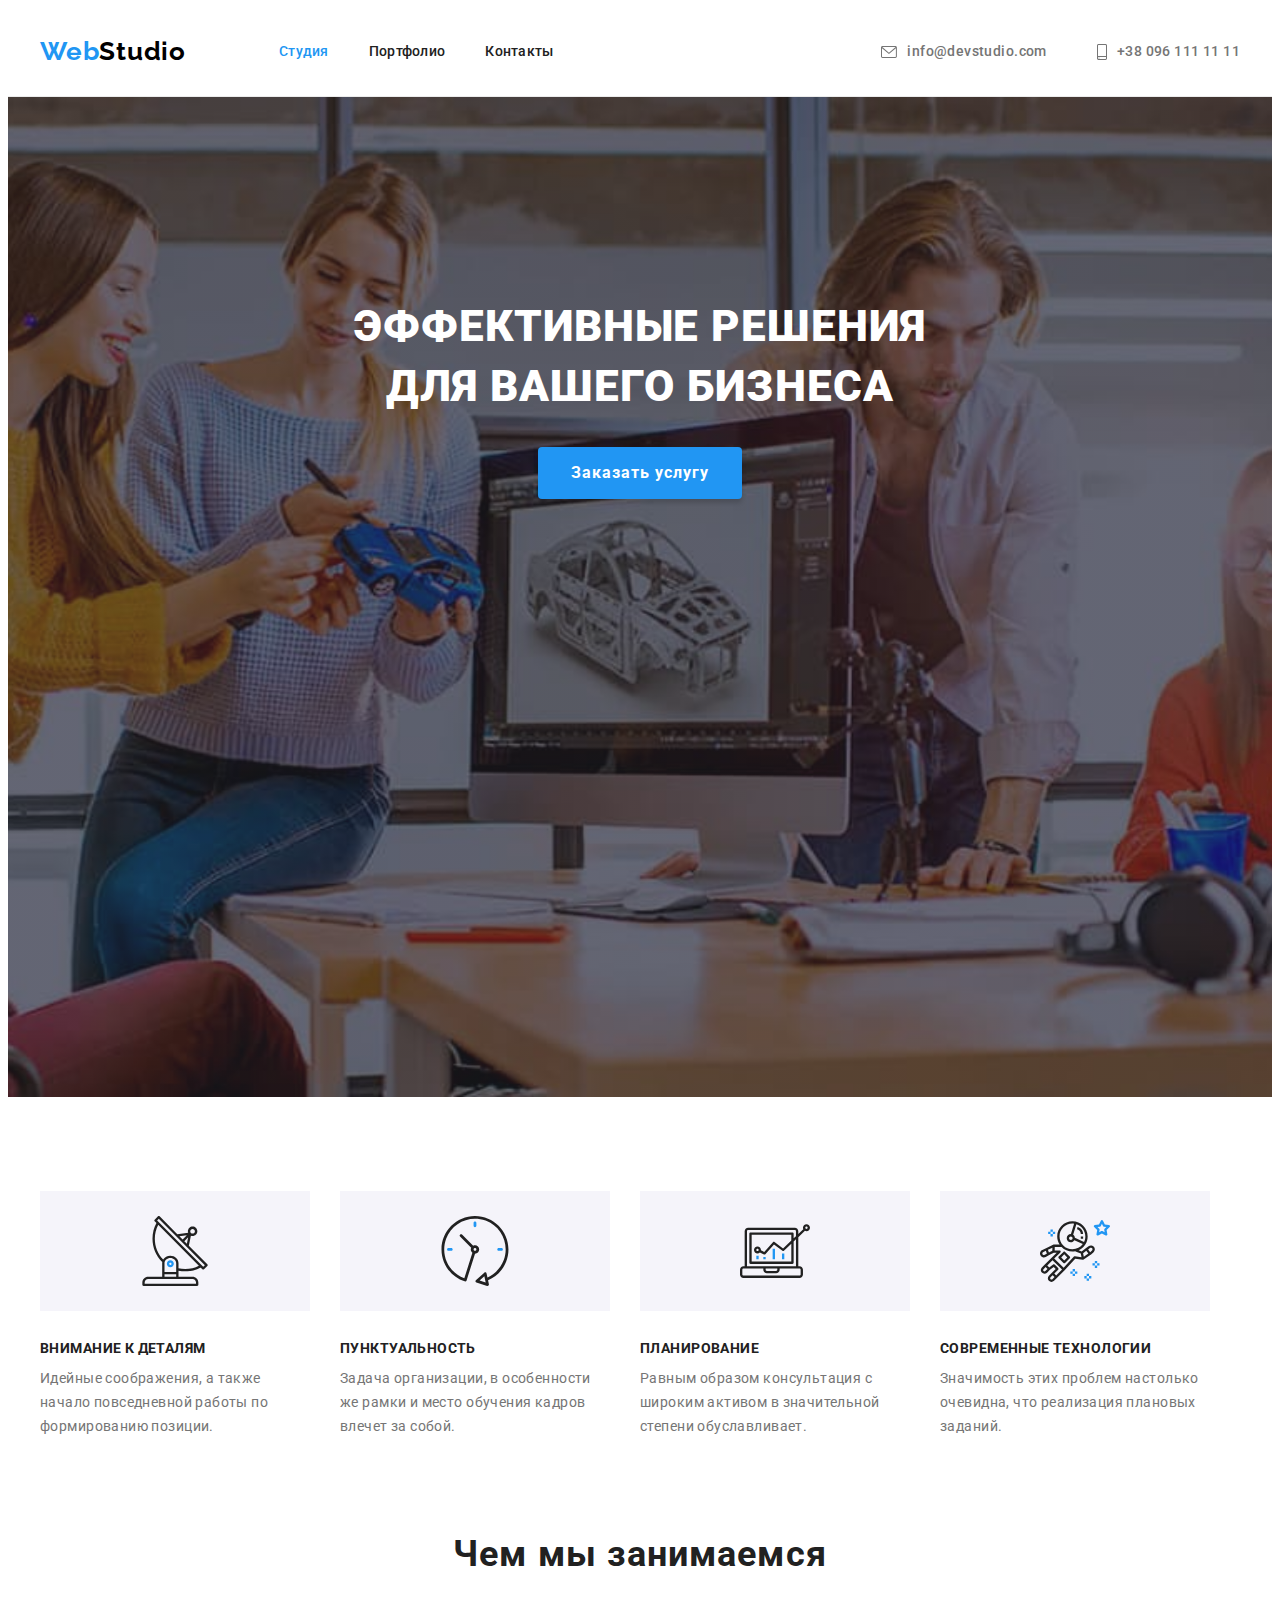
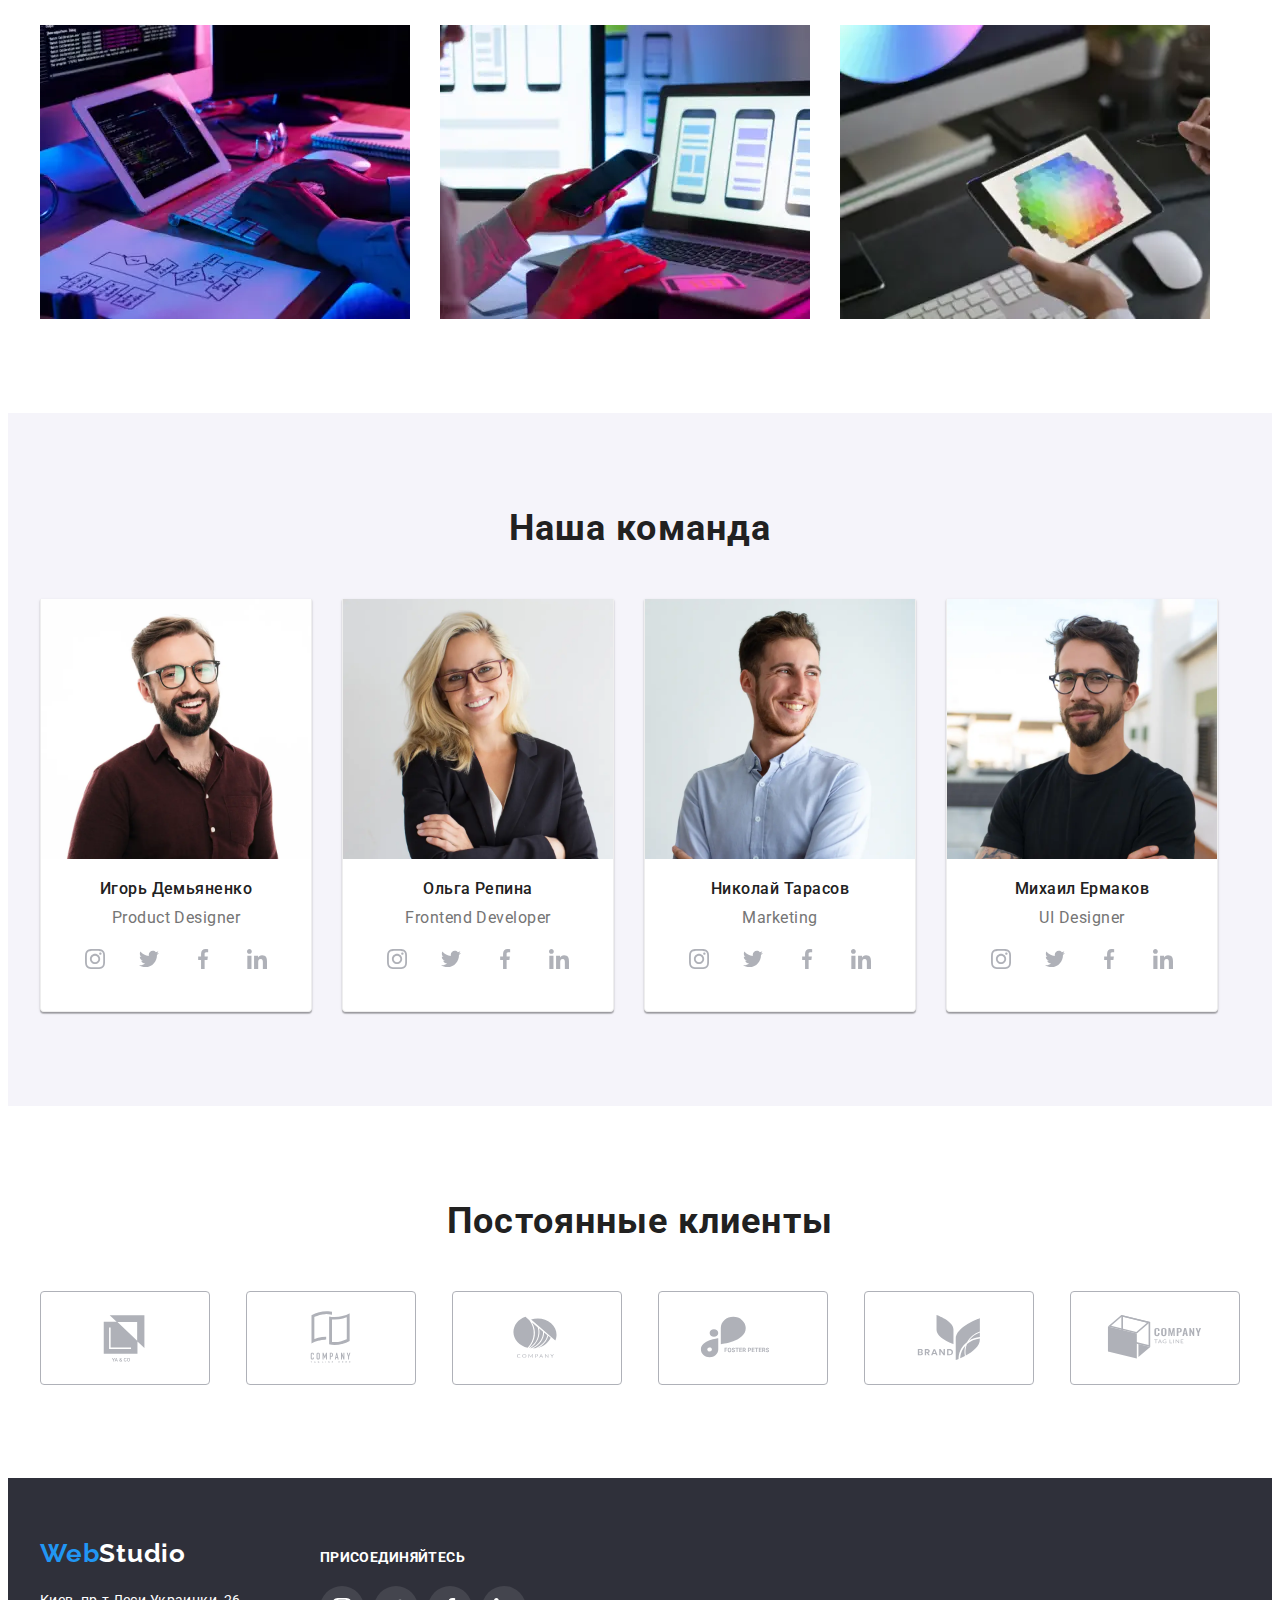
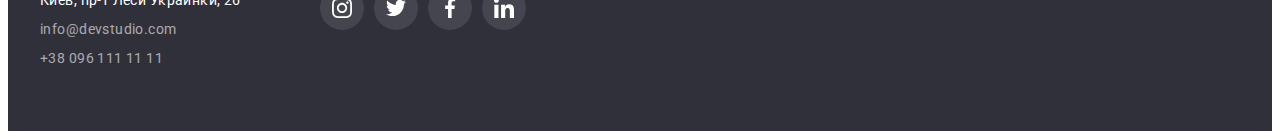
<file: index.html>
<!DOCTYPE html>
<html lang="ru">
    <head>
        <meta charset="UTF-8">
        <meta http-equiv="X-UA-Compatible" content="IE=edge">
        <meta name="viewport" content="width=device-width, initial-scale=1.0">
        <title>Web Studio (Version 2.1)</title>
        <link rel="preconnect" href="https://fonts.googleapis.com">
        <link rel="preconnect" href="https://fonts.gstatic.com" crossorigin>
        <link href="https://fonts.googleapis.com/css2?family=Raleway:wght@700&family=Roboto:wght@400;500;700;900&display=swap" rel="stylesheet">
        <link rel="stylesheet" href="https://cdnjs.cloudflare.com/ajax/libs/modern-normalize/1.1.0/modern-normalize.min.css" integrity="sha512-wpPYUAdjBVSE4KJnH1VR1HeZfpl1ub8YT/NKx4PuQ5NmX2tKuGu6U/JRp5y+Y8XG2tV+wKQpNHVUX03MfMFn9Q==" crossorigin="anonymous" referrerpolicy="no-referrer" />
        <link rel="stylesheet" href="./css/styles.css">
    </head>
    <body class="body">
        <!--Site nav-->
        <header class="page-header">
            <div class="container">
                <div class="main-nav">
                    <a href="./index.html" class="logo"><span class="web">Web</span>Studio</a>
                    <nav class="navigation">
                        <ul class="site-nav">
                            <li class="nav-item"><a href="./index.html" class="link current">Студия</a></li>
                            <li class="nav-item"><a href="./portfolio.html" class="link">Портфолио</a></li>
                            <li class="nav-item"><a href="" class="link">Контакты</a></li>
                        </ul>
                    </nav>
                    <ul class="auth-nav">
                        <li class="auth-item"><a href="mailto:info@devstudio.com" class="contacts">
                            <svg class="icon-envelope" width="16" height="12">
                                <use href="./image/icons.svg#envelope"></use>
                            </svg>
                            info@devstudio.com</a></li>
                        <li class="auth-item"><a href="tel:+380961111111" class="contacts">
                            <svg class="icon-smartphone" width="10" height="16">
                                <use href="./image/icons.svg#smartphone"></use>
                            </svg>
                            +38 096 111 11 11</a></li>
                    </ul>
                </div>
            </div>
        </header>
        <main>
            <!--Hero-->
            <section class="hero overlay section">
                <h1 class="hero-title">Эффективные решения <br> для вашего бизнеса</h1>
                <button class="btn primary">Заказать услугу</button>
            </section>
            <!--Features-->
            <section class="features section">
                <div class="container">
                    <h2 class="visually-hidden">WebStudio</h2>
                    <ul class="features-list">
                        <li class="features-item">
                            <div class="features-icons">
                                <svg class="feature-icon">
                                    <use href="./image/icons.svg#antenna"></use>
                                </svg>
                            </div>
                            <h3 class="features-title">Внимание к деталям</h3>
                            <p class="features-text">Идейные соображения, а также начало повседневной работы по формированию позиции.</p>
                        </li>
                        <li class="features-item">
                            <div class="features-icons">
                                <svg class="feature-icon">
                                    <use href="./image/icons.svg#clock"></use>
                                </svg>
                            </div>
                            <h3 class="features-title">Пунктуальность</h3>
                            <p class="features-text">
                                Задача организации, в особенности же рамки и место обучения кадров
                                влечет за собой.
                            </p>
                        </li>
                        <li class="features-item">
                            <div class="features-icons">
                                <svg class="feature-icon">
                                    <use href="./image/icons.svg#diagram"></use>
                                </svg>
                            </div>
                            <h3 class="features-title">Планирование</h3>
                            <p class="features-text">
                                Равным образом консультация с широким активом в значительной
                                степени обуславливает.
                            </p>
                        </li>
                        <li class="features-item">
                            <div class="features-icons">
                                <svg class="feature-icon">
                                    <use href="./image/icons.svg#astronaut"></use>
                                </svg>
                            </div>
                            <h3 class="features-title">Современные технологии</h3>
                            <p class="features-text">
                                Значимость этих проблем настолько очевидна, что реализация
                                плановых заданий.
                            </p>
                        </li>
                    </ul>
                </div>
            </section>
            <!--Work-->
            <section class="works section">
                <div class="container">
                    <h2 class="work title">Чем мы занимаемся</h2>
                    <ul class="img-list">
                        <li>
                            <img src="./image/What_are_we_doing/box_1.webp" alt="Человек пишет програмный код на планшете" width="370" height="294">
                        </li>
                        <li>
                            <img src="./image/What_are_we_doing/box_2.webp" alt="Человек держит телефон перед ноутбуком" width="370" height="294">
                        </li>
                        <li>
                            <img src="./image/What_are_we_doing/box_3.webp" alt="Человек держит в руке планшет с палитрой цветов" width="370" height="294">
                        </li>
                    </ul>
                </div>
            </section>
            <!--Team-->
            <section class="teammates section">
                <div class="container">
                    <h2 class="team title">Наша команда</h2>
                    <ul class="team-list">
                        <li class="list-item">
                            <div class="content">
                                <img src="./image/Our_team/Product_Designer.webp" alt="Игорь Демьяненко" class="photo" width="270" height="260">
                                <div class="img-description">
                                    <h3 class="name">Игорь Демьяненко</h3>
                                    <p class="position">Product Designer</p>
                                    <ul class="social-list">
                                        <li class="social-item">
                                            <a href="" class="team-links"><svg class="social-icon" width="20" height="20">
                                                    <use href="./image/icons.svg#instagram"></use>
                                                </svg>
                                            </a>
                                        </li>
                                        <li class="social-item">
                                            <a href="" class="team-links"><svg class="social-icon" width="20" height="20">
                                                    <use href="./image/icons.svg#twitter"></use>
                                                </svg>
                                            </a>
                                        </li>
                                        <li class="social-item">
                                            <a href="" class="team-links"><svg class="social-icon" width="20" height="20">
                                                    <use href="./image/icons.svg#facebook"></use>
                                                </svg>
                                            </a>
                                        </li>
                                        <li class="social-item">
                                            <a href="" class="team-links"><svg class="social-icon" width="20" height="20">
                                                    <use href="./image/icons.svg#linkedin"></use>
                                                </svg>
                                            </a>
                                        </li>
                                    </ul>
                                </div>
                            </div>
                        </li>
                        <li class="list-item">
                            <div class="content">
                                <img src="./image/Our_team/Frontend_Developer.webp" alt="Ольга Репина" class="photo" width="270" height="260">
                                <div class="img-description">
                                    <h3 class="name">Ольга Репина</h3>
                                    <p class="position">Frontend Developer</p>
                                    <ul class="social-list">
                                        <li class="social-item">
                                            <a href="" class="team-links"><svg class="social-icon" width="20" height="20">
                                                    <use href="./image/icons.svg#instagram"></use>
                                                </svg>
                                            </a>
                                        </li>
                                        <li class="social-item">
                                            <a href="" class="team-links"><svg class="social-icon" width="20" height="20">
                                                    <use href="./image/icons.svg#twitter"></use>
                                                </svg>
                                            </a>
                                        </li>
                                        <li class="social-item">
                                            <a href="" class="team-links"><svg class="social-icon" width="20" height="20">
                                                    <use href="./image/icons.svg#facebook"></use>
                                                </svg>
                                            </a>
                                        </li>
                                        <li class="social-item">
                                            <a href="" class="team-links"><svg class="social-icon" width="20" height="20">
                                                    <use href="./image/icons.svg#linkedin"></use>
                                                </svg>
                                            </a>
                                        </li>
                                    </ul>
                                </div>
                            </div>
                        </li>
                        <li class="list-item">
                            <div class="content">
                                <img src="./image/Our_team/Marketing.webp" alt="Николай Тарасов" class="photo" width="270" height="260">
                                <div class="img-description">
                                    <h3 class="name">Николай Тарасов</h3>
                                    <p class="position">Marketing</p>
                                    <ul class="social-list">
                                        <li class="social-item">
                                            <a href="" class="team-links"><svg class="social-icon" width="20" height="20">
                                                    <use href="./image/icons.svg#instagram"></use>
                                                </svg>
                                            </a>
                                        </li>
                                        <li class="social-item">
                                            <a href="" class="team-links"><svg class="social-icon" width="20" height="20">
                                                    <use href="./image/icons.svg#twitter"></use>
                                                </svg>
                                            </a>
                                        </li>
                                        <li class="social-item">
                                            <a href="" class="team-links"><svg class="social-icon" width="20" height="20">
                                                    <use href="./image/icons.svg#facebook"></use>
                                                </svg>
                                            </a>
                                        </li>
                                        <li class="social-item">
                                            <a href="" class="team-links"><svg class="social-icon" width="20" height="20">
                                                    <use href="./image/icons.svg#linkedin"></use>
                                                </svg>
                                            </a>
                                        </li>
                                    </ul>
                                </div>
                            </div>
                        </li>
                        <li class="list-item">
                            <div class="content">
                                <img src="./image/Our_team/UI_Designer.webp" alt="Михаил Ермаков" class="photo" width="270" height="260">
                                <div class="img-description">
                                    <h3 class="name">Михаил Ермаков</h3>
                                    <p class="position">UI Designer</p>
                                    <ul class="social-list">
                                        <li class="social-item">
                                            <a href="" class="team-links"><svg class="social-icon" width="20" height="20">
                                                    <use href="./image/icons.svg#instagram"></use>
                                                </svg>
                                            </a>
                                        </li>
                                        <li class="social-item">
                                            <a href="" class="team-links"><svg class="social-icon" width="20" height="20">
                                                    <use href="./image/icons.svg#twitter"></use>
                                                </svg>
                                            </a>
                                        </li>
                                        <li class="social-item">
                                            <a href="" class="team-links"><svg class="social-icon" width="20" height="20">
                                                    <use href="./image/icons.svg#facebook"></use>
                                                </svg>
                                            </a>
                                        </li>
                                        <li class="social-item">
                                            <a href="" class="team-links"><svg class="social-icon" width="20" height="20">
                                                    <use href="./image/icons.svg#linkedin"></use>
                                                </svg>
                                            </a>
                                        </li>
                                    </ul>
                                </div>
                            </div>
                        </li>
                    </ul>
                </div>
            </section>
            <section class="clients section">
                <div class="container">
                    <h2 class="team title">Постоянные клиенты</h2>
                    <ul class="client-list">
                        <li class="client-item">
                            <a href="" class="client-link">
                                <svg class="client-icon" width="106" height="60">
                                    <use href="./image/icons.svg#client1"></use>
                                </svg>
                            </a>
                        </li>
                        <li class="client-item">
                            <a href="" class="client-link">
                                <svg class="client-icon" width="106" height="60">
                                    <use href="./image/icons.svg#client2"></use>
                                </svg>
                            </a>
                        </li>
                        <li class="client-item">
                            <a href="" class="client-link">
                                <svg class="client-icon" width="106" height="60">
                                    <use href="./image/icons.svg#client3"></use>
                                </svg>
                            </a>
                        </li>
                        <li class="client-item">
                            <a href="" class="client-link">
                                <svg class="client-icon" width="106" height="60">
                                    <use href="./image/icons.svg#client4"></use>
                                </svg>
                            </a>
                        </li>
                        <li class="client-item">
                            <a href="" class="client-link">
                                <svg class="client-icon" width="106" height="60">
                                    <use href="./image/icons.svg#client5"></use>
                                </svg>
                            </a>
                        </li>
                        <li class="client-item">
                            <a href="" class="client-link">
                                <svg class="client-icon" width="106" height="60">
                                    <use href="./image/icons.svg#client6"></use>
                                </svg>
                            </a>
                        </li>
                    </ul>
                </div>
            </section>
        </main>
        <!--Footer-->
        <footer class="footer">
            <!-- <section class="footer-section"> -->
            <div class="container">
                <div class="footer-groups">
                    <div class="footer-group">
                        <a href="./index.html" class="footer-logo"><span class="web">Web</span>Studio</a>
                        <address class="address">
                            <ul class="auth-nav">
                                <li class="auth-item"><p class="location">Киев, пр-т Леси Украинки, 26</p></li>
                                <li class="auth-item"><a href="mailto:info@devstudio.com" class="footer-contacts">info@devstudio.com</a></li>
                                <li class="auth-item"><a href="tel:+380961111111" class="footer-contacts">+38 096 111 11 11</a></li>
                            </ul>
                        </address>
                    </div>
                    <div class="footer-socials">
                        <h3 class="join-us">присоединяйтесь</h3>
                        <ul class="fs-list">
                            <li class="fs-item">
                                <a href="" class="fs-link">
                                    <svg class="fs-icon" width="20" height="20">
                                        <use href="./image/icons.svg#instagram"></use>
                                    </svg>
                                </a>
                            </li>
                            <li class="fs-item">
                                <a href="" class="fs-link">
                                    <svg class="fs-icon" width="20" height="20">
                                        <use href="./image/icons.svg#twitter"></use>
                                    </svg>
                                </a>
                            </li>
                            <li class="fs-item">
                                <a href="" class="fs-link">
                                    <svg class="fs-icon" width="20" height="20">
                                        <use href="./image/icons.svg#facebook"></use>
                                    </svg>
                                </a>
                            </li>
                            <li class="fs-item">
                                <a href="" class="fs-link">
                                    <svg class="fs-icon" width="20" height="20">
                                        <use href="./image/icons.svg#linkedin"></use>
                                    </svg>
                                </a>
                            </li>
                        </ul>
                    </div>
                </div>
            </div>
            <!-- </section> -->
        </footer>
    </body>
</html>
</file>
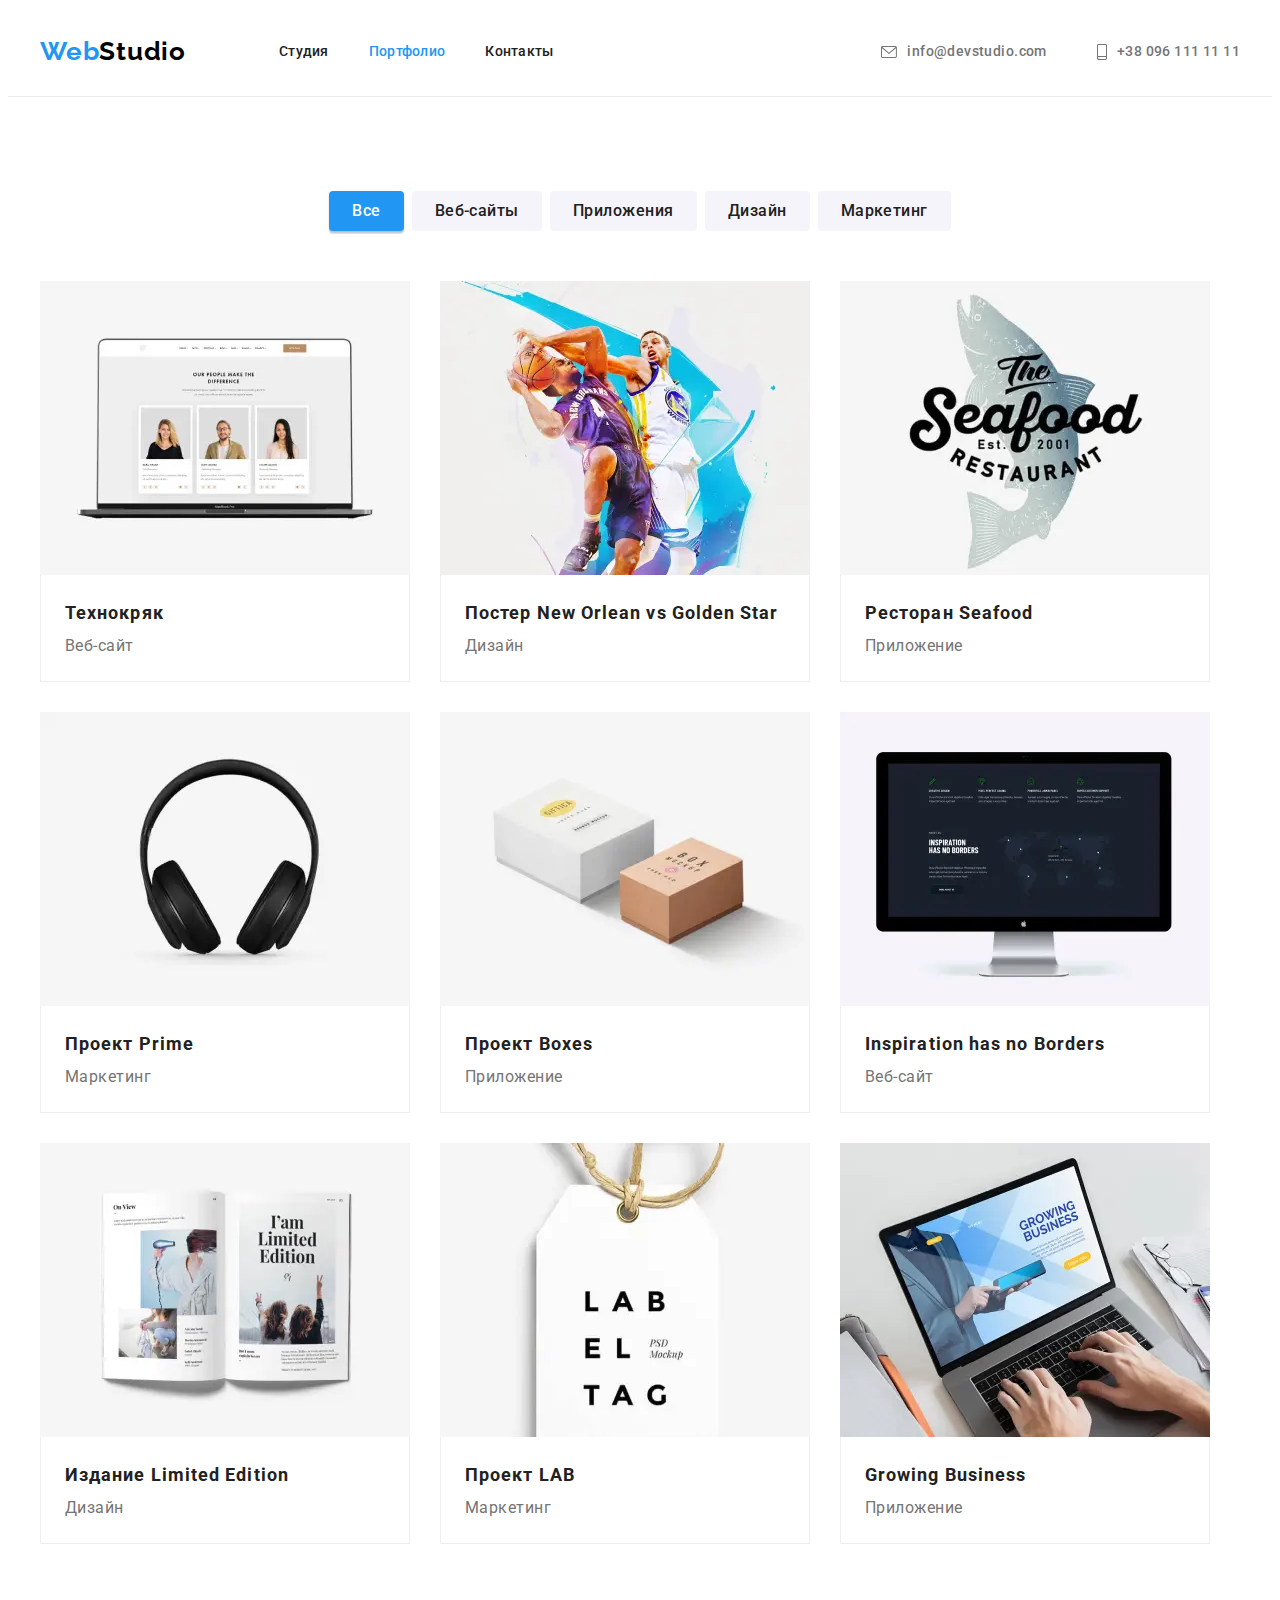
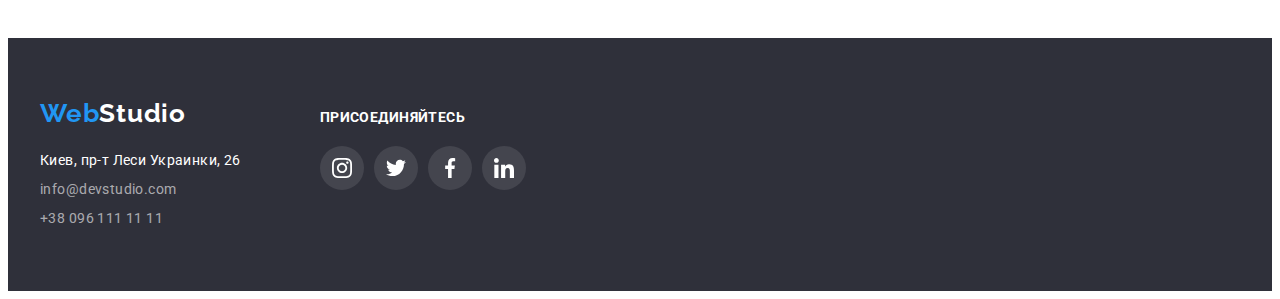
<file: portfolio.html>
<!DOCTYPE html>
<html lang="ru">
  <head>
    <meta charset="UTF-8">
    <meta http-equiv="X-UA-Compatible" content="IE=edge">
    <meta name="viewport" content="width=device-width, initial-scale=1.0">
    <title>Portfolio</title>
    <link rel="preconnect" href="https://fonts.googleapis.com">
    <link rel="preconnect" href="https://fonts.gstatic.com" crossorigin>
    <link href="https://fonts.googleapis.com/css2?family=Raleway:wght@700&family=Roboto:wght@400;500;700;900&display=swap"
      rel="stylesheet">
    <link rel="stylesheet" href="https://cdnjs.cloudflare.com/ajax/libs/modern-normalize/1.1.0/modern-normalize.min.css" integrity="sha512-wpPYUAdjBVSE4KJnH1VR1HeZfpl1ub8YT/NKx4PuQ5NmX2tKuGu6U/JRp5y+Y8XG2tV+wKQpNHVUX03MfMFn9Q==" crossorigin="anonymous" referrerpolicy="no-referrer">
    <link rel="stylesheet" href="./css/styles.css">
  </head>
  <body class="body">
    <!-- Header -->
  <header class="page-header">
    <div class="container">
      <div class="main-nav">
        <a href="./index.html" class="logo"><span class="web">Web</span>Studio</a>
        <nav class="navigation">
          <ul class="site-nav">
            <li class="nav-item"><a href="./index.html" class="link">Студия</a></li>
            <li class="nav-item"><a href="./portfolio.html" class="link current">Портфолио</a></li>
            <li class="nav-item"><a href="" class="link">Контакты</a></li>
          </ul>
        </nav>
        <ul class="auth-nav">
          <li class="auth-item"><a href="mailto:info@devstudio.com" class="contacts">
            <svg class="icon-envelope" width="16" height="12">
              <use href="./image/icons.svg#envelope"></use>
            </svg>
            info@devstudio.com</a></li>
          <li class="auth-item"><a href="tel:+380961111111" class="contacts">
            <svg class="icon-smartphone" width="10" height="16">
              <use href="./image/icons.svg#smartphone"></use>
            </svg>
            +38 096 111 11 11</a></li>
        </ul>
      </div>
    </div>
  </header>
    <main>
      <!-- Buttons -->
      <section class="section">
        <div class="container">
          <h1 class="visually-hidden">Portfolio</h1>
          <ul class="buttons">
            <!-- li type="button" -->
            <li class="item"><button class="btn secondary-permanent">Все</button></li>
            <li class="item"><button class="btn secondary">Веб-сайты</button></li>
            <li class="item"><button class="btn secondary">Приложения</button></li>
            <li class="item"><button class="btn secondary">Дизайн</button></li>
            <li class="item"><button class="btn secondary">Маркетинг</button></li>
          </ul>
          <!-- Work examples-->
          <ul class="projects">
            <li class="project-item">
              <a href="" class="project-link">
                <img src="./image/Portfolio/img1.webp" alt="ноутбук" width="370" height="294" class="pict">
                <div class="img-description">
                  <h2 class="project-name">Технокряк</h2>
                  <p class="project-type">Веб-сайт</p>
                </div>
              </a>
            </li>
            <li class="project-item">
              <a href="" class="project-link">
                <img src="./image/Portfolio/img2.webp" alt="два баскетболиста" width="370" height="294" class="pict">
                <div class="img-description">
                  <h2 class="project-name">Постер New Orlean vs Golden Star</h2>
                  <p class="project-type">Дизайн</p>
                </div>
              </a>
            </li>
            <li class="project-item">
              <a href="" class="project-link">
                <img src="./image/Portfolio/img3.webp" alt="логотип" width="370" height="294" class="pict">
                <div class="img-description">
                  <h2 class="project-name">Ресторан Seafood</h2>
                  <p class="project-type">Приложение</p>
                </div>
              </a>
            </li>
            <li class="project-item">
              <a href="" class="project-link">
                <img src="./image/Portfolio/img4.webp" alt="наушники" width="370" height="294" class="pict">
                <div class="img-description">
                  <h2 class="project-name">Проект Prime</h2>
                  <p class="project-type">Маркетинг</p>
                </div>
              </a>
            </li>
            <li class="project-item">
              <a href="" class="project-link">
                <img src="./image/Portfolio/img5.webp" alt="две коробки" width="370" height="294" class="pict">
                <div class="img-description">
                  <h2 class="project-name">Проект Boxes</h2>
                  <p class="project-type">Приложение</p>
                </div>
              </a>
            </li>
            <li class="project-item">
              <a href="" class="project-link">
                <img src="./image/Portfolio/img6.webp" alt="монитор" width="370" height="294" class="pict">
                <div class="img-description">
                  <h2 class="project-name">Inspiration has no Borders</h2>
                  <p class="project-type">Веб-сайт</p>
                </div>
              </a>
            </li>
            <li class="project-item">
              <a href="" class="project-link">
                <img src="./image/Portfolio/img7.webp" alt="открытая книга" width="370" height="294" class="pict">
                <div class="img-description">
                  <h2 class="project-name">Издание Limited Edition</h2>
                  <p class="project-type">Дизайн</p>
                </div>
              </a>
            </li>
            <li class="project-item">
              <a href="" class="project-link">
                <img src="./image/Portfolio/img8.webp" alt="бирка" width="370" height="294" class="pict">
                <div class="img-description">
                  <h2 class="project-name">Проект LAB</h2>
                  <p class="project-type">Маркетинг</p>
                </div>
              </a>
            </li>
            <li class="project-item">
              <a href="" class="project-link">
                <img src="./image/Portfolio/img9.webp" alt="человек за ноутбуком" width="370" height="294" class="pict">
                <div class="img-description">
                  <h2 class="project-name">Growing Business</h2>
                  <p class="project-type">Приложение</p>
                </div>
              </a>
            </li>
          </ul>
        </div>
      </section>
    </main>
    <!-- Footer -->
    <footer class="footer">
      <!-- <section class="footer-section"> -->
      <div class="container">
        <div class="footer-groups">
          <div class="footer-group">
            <a href="./index.html" class="footer-logo"><span class="web">Web</span>Studio</a>
            <address class="address">
              <ul class="auth-nav">
                <li class="auth-item">
                  <p class="location">Киев, пр-т Леси Украинки, 26</p>
                </li>
                <li class="auth-item"><a href="mailto:info@devstudio.com" class="footer-contacts">info@devstudio.com</a>
                </li>
                <li class="auth-item"><a href="tel:+380961111111" class="footer-contacts">+38 096 111 11 11</a></li>
              </ul>
            </address>
          </div>
          <div class="footer-socials">
            <h3 class="join-us">присоединяйтесь</h3>
            <ul class="fs-list">
              <li class="fs-item">
                <a href="" class="fs-link">
                  <svg class="fs-icon" width="20" height="20">
                    <use href="./image/icons.svg#instagram"></use>
                  </svg>
                </a>
              </li>
              <li class="fs-item">
                <a href="" class="fs-link">
                  <svg class="fs-icon" width="20" height="20">
                    <use href="./image/icons.svg#twitter"></use>
                  </svg>
                </a>
              </li>
              <li class="fs-item">
                <a href="" class="fs-link">
                  <svg class="fs-icon" width="20" height="20">
                    <use href="./image/icons.svg#facebook"></use>
                  </svg>
                </a>
              </li>
              <li class="fs-item">
                <a href="" class="fs-link">
                  <svg class="fs-icon" width="20" height="20">
                    <use href="./image/icons.svg#linkedin"></use>
                  </svg>
                </a>
              </li>
            </ul>
          </div>
        </div>
      </div>
      <!-- </section> -->
    </footer>
  </body>
</html>
</file>
<file: css/styles.css>
/*
цвета
основной цвет текста #212121
вторичный цвет текста #757575
цвет заголовка #ffffff
акцент текста #2196F3
вторичынй цвет фона #f5f4fa
акцент фона #2f303a
контакты футера rgba(255, 255, 255, 0.6)
*/
/*
шрифты
font-family: 'Raleway', sans-serif;
font-family: 'Roboto', sans-serif;
*/
:root {
  --primary-text-color: #212121;
  --secondary-text-color: #757575;
  --title-text-color: #ffffff;
  --accent-color: #2196f3;
  --secondary-bgc: #f5f4fa;
  --accent-bgc: #2f303a;
  --footer-contacts-color: rgba(255, 255, 255, 0.6);
}
body {
  color: var(--primary-text-color);
  font-family: Roboto, sans-serif;
}
h1,
h2,
h3,
h4,
h5,
h6,
p {
  margin: 0;
}
ul {
  list-style: none;
  padding: 0;
  margin: 0;
}
.link {
  color: var(--primary-text-color);
  text-decoration: none;
  padding-top: 32px;
  padding-bottom: 32px;
}
img {
  display: block;
  max-width: 100%;
  height: auto;
}
.visually-hidden {
  position: absolute;
  width: 1px;
  height: 1px;
  margin: -1px;
  border: 0;
  padding: 0;
  white-space: nowrap;
  clip-path: inset(100%);
  clip: rect(0 0 0 0);
  overflow: hidden;
}
.container {
  width: 1200px;
  margin-left: auto;
  margin-right: auto;
  padding-left: 15px;
  padding-right: 15px;
}
/* Page header */
.page-header {
  font-weight: 500;
  font-size: 14px;
  line-height: 1.14;
  letter-spacing: 0.02em;
  border-bottom: #ececec 1px solid;
}
.main-nav {
  display: flex;
  align-items: center;
}
.logo {
  padding-top: 24px;
  padding-bottom: 24px;
  font-family: Raleway, sans-serif;
  font-weight: 700;
  font-size: 26px;
  line-height: 1.2;
  letter-spacing: 0.03em;
  text-decoration: none;
  color: #000000;
}
.web {
  color: var(--accent-color);
}
.site-nav {
  display: flex;
  margin-left: 93px;
}
.main-nav a {
  display: flex;
}
.nav-item + .nav-item {
  margin-left: 40px;
}
.auth-nav {
  display: flex;
  margin-left: auto;
}
.auth-item {
  display: inline-block;
}
.icon-envelope {
  margin-right: 10px;
  fill: var(--secondary-text-color);
}
.icon-smartphone {
  margin-right: 10px;
  fill: var(--secondary-text-color);
}
.contacts:hover .icon-envelope,
.contacts:focus .icon-envelope,
.contacts:hover .icon-smartphone,
.contacts:focus .icon-smartphone {
  fill: var(--accent-color);
}
.main-nav .auth-item + .auth-item {
  margin-left: 50px;
}
.auth-nav,
.location {
  font-style: normal;
  font-size: 14px;
  line-height: 1.71;
  letter-spacing: 0.03em;
}
.current {
  color: var(--accent-color);
}
.link:hover,
.link:focus {
  color: var(--accent-color);
}
.contacts {
  display: flex;
  align-items: center;
  justify-content: center;
  color: var(--secondary-text-color);
  text-decoration: none;
  padding-top: 32px;
  padding-bottom: 32px;
}
.contacts:hover,
.contacts:focus {
  color: var(--accent-color);
}
.section {
  padding-top: 94px;
  padding-bottom: 94px;
}
/* Buttons */
.item:not(:last-child) {
  margin-right: 8px;
}
.buttons {
  display: flex;
  justify-content: center;
  margin-bottom: 50px;
}
/* кнопка заказать услугу */
.primary {
  padding: 10px 32px;
  border: 1px solid transparent;
  border-radius: 4px;
  font-family: inherit;
  font-size: 16px;
  font-weight: 700;
  font-size: 16px;
  line-height: 1.87;
  letter-spacing: 0.06em;
  color: var(--title-text-color);
  background-color: var(--accent-color);
  cursor: pointer;
  box-shadow: 0 4px 4px 0 rgba(0, 0, 0, 0.15);
}
/* кнопки фильтров портфолио */
.secondary-permanent,
.secondary {
  display: inline-block;
  border: 1px solid transparent;
  border-radius: 4px;
  padding: 6px 22px;
  font-family: inherit;
  font-size: 16px;
  font-weight: 500;
  line-height: 26px;
  letter-spacing: 0.03em;
  cursor: pointer;
}
.secondary-permanent {
  box-shadow: 0 3px 1px 0 rgba(0, 0, 0, 0.1), 0 1px 2px 0 rgba(0, 0, 0, 0.08),
    0 2px 2px 0 rgba(0, 0, 0, 0.12);
  background-color: var(--accent-color);
  color: var(--title-text-color);
}
.secondary {
  color: var(--primary-text-color);
  background-color: var(--secondary-bgc);
}
.btn:hover,
.btn:focus {
  background-color: var(--accent-color);
  color: var(--title-text-color);
}
.secondary:hover,
.secondary:focus,
.secondary-permanent:hover,
.secondary-permanent:focus {
  box-shadow: 0 3px 1px 0 rgba(0, 0, 0, 0.1), 0 1px 2px 0 rgba(0, 0, 0, 0.08),
    0 2px 2px 0 rgba(0, 0, 0, 0.12);
}

/*WebStudio Hero */
.hero.section {
  padding-top: 200px;
  padding-bottom: 200px;
}
.hero {
  letter-spacing: 0.06em;
  text-align: center;
  background-color: var(--accent-bgc);
}
/* фоновая картинка */
.overlay {
  max-width: 1600px;
  height: 600px;
  margin-left: auto;
  margin-right: auto;
  background-image: linear-gradient(
      90deg,
      rgba(47, 48, 58, 0.4) 0%,
      rgba(47, 48, 58, 0.4) 35%,
      rgba(47, 48, 58, 0.4) 100%
    ),
    url(../image/hero.jpg);
  background-repeat: no-repeat;
  background-position: center;
  background-size: cover;
}
.hero-title {
  margin-top: 0px;
  margin-bottom: 30px;
  font-weight: 900;
  font-size: 44px;
  line-height: 1.36;
  text-transform: uppercase;
  color: var(--title-text-color);
}
/*WebStudio Features */
.features-list {
  display: flex;
}
.features-item {
  width: 270px;
}
.features-list li:not(:last-child) {
  margin-right: 30px;
}
.features-icons {
  display: flex;
  justify-content: center;
  align-items: center;
  width: 270px;
  height: 120px;
  margin-bottom: 30px;
  background-color: #f5f4fa;
}
.feature-icon {
  width: 70px;
  height: 70px;
}
.features-title {
  font-weight: 700;
  font-size: 14px;
  line-height: 1.14;
  letter-spacing: 0.03em;
  text-transform: uppercase;
  margin-top: 0px;
  margin-bottom: 10px;
  color: var(--primary-text-color);
}
.features-text {
  font-size: 14px;
  line-height: 1.71;
  letter-spacing: 0.03em;
  margin-top: 0px;
  margin-bottom: 0px;
  color: var(--secondary-text-color);
}
/*WebStudio Work, Team*/
.works.section {
  padding-top: 0px;
}
.work,
.team {
  font-size: 36px;
  line-height: 1.17;
  text-align: center;
  letter-spacing: 0.03em;
}
.work {
  display: flex;
  justify-content: center;
  margin-top: 0px;
  margin-bottom: 50px;
}
.img-list {
  display: flex;
}
.img-list li:not(:last-child) {
  margin-right: 30px;
}
.teammates {
  background-color: var(--secondary-bgc);
}
.team {
  margin-top: 0px;
  margin-bottom: 50px;
}
.team-list {
  display: flex;
}
.list-item {
  width: 270px;
  border-bottom: 1px solid #eee;
  border-left: 1px solid #eee;
  border-right: 1px solid #eee;
  border-radius: 0 0 4px 4px;
  box-shadow: 0 1px 3px 0 rgba(0, 0, 0, 0.12), 0 1px 1px 0 rgba(0, 0, 0, 0.14),
    0 2px 1px 0 rgba(0, 0, 0, 0.2);
  background-color: #ffffff;
}
.list-item:not(:last-child) {
  margin-right: 30px;
}
.img-description {
  padding: 20px 24px;
}
.name {
  font-weight: 500;
  font-size: 16px;
  line-height: 1.19;
  text-align: center;
  letter-spacing: 0.03em;
  margin-top: 0;
  margin-bottom: 10px;
}
.position {
  font-weight: 400;
  font-size: 16px;
  line-height: 1.19;
  text-align: center;
  letter-spacing: 0.03em;
  margin-bottom: 0;
  margin-bottom: 10px;
  color: var(--secondary-text-color);
}
/* список */
.social-list {
  display: flex;
}
/* ,елемент списка */
.social-item {
  display: block;
  width: 44px;
  height: 44px;
  margin-bottom: 10px;
  border-radius: 50%;
}
/* ссилка */
.team-links {
  display: flex;
  justify-content: center;
  align-items: center;
  width: inherit;
  height: inherit;
  border-radius: 50%;
}
.social-item:not(:last-child) {
  margin-right: 10px;
}
.social-item:nth-child(1) {
  margin-left: 8px;
}
.social-item:nth-child(4) {
  margin-right: 8px;
}
/* свг иконка */
.social-icon {
  fill: #afb1b8;
  background-color: #ffffff;
}
/* свг иконка при ховере ссилки */
.team-links:hover .social-icon,
.team-links:focus .social-icon {
  fill: var(--title-text-color);
  background-color: var(--accent-color);
}
.social-item:hover {
  background-color: var(--accent-color);
}
.team-links:focus {
  background-color: var(--accent-color);
}
/* Our clients (latest section) */
.client-list {
  display: flex;
  justify-content: space-between;
}
.client-item {
  display: flex;
  justify-content: center;
  align-items: center;
  width: 170px;
  height: 92px;
}
.client-link {
  display: flex;
  justify-content: center;
  align-items: center;
  width: inherit;
  height: inherit;
  border: 1px solid #afb1b8;
  border-radius: 4px;
}
.client-icon {
  fill: #afb1b8;
}
.client-link:hover .client-icon,
.client-link:focus .client-icon {
  fill: var(--accent-color);
  border-color: var(--accent-color);
}
/*Portfolio Work examples */
.projects {
  display: flex;
  flex-wrap: wrap;
}
.project-link {
  display: block;
  text-decoration: none;
}
.project-link:hover,
.project-link:focus {
  box-shadow: 0 1px 1px 0 rgba(0, 0, 0, 0.12), 0 4px 4px 0 rgba(0, 0, 0, 0.06),
    1px 4px 6px 0 rgba(0, 0, 0, 0.16);
}
.project-item {
  margin-right: 30px;
  margin-bottom: 30px;
}
.project-item:nth-child(3n) {
  margin-right: 0;
}
.project-item:nth-child(n + 7) {
  margin-bottom: 0;
}
.projects .img-description {
  border-left: #eee 1px solid;
  border-bottom: #eee 1px solid;
  border-right: #eee 1px solid;
}
.project-name {
  margin-top: 0;
  margin-bottom: 0;
  font-weight: 700;
  font-size: 18px;
  line-height: 2;
  letter-spacing: 0.06em;
  color: var(--primary-text-color);
}
.project-type {
  margin-top: 0;
  margin-bottom: 0;
  font-weight: 400;
  font-size: 16px;
  line-height: 1.87;
  letter-spacing: 0.03em;
  color: var(--secondary-text-color);
}
/* Footer */
.footer {
  background-color: var(--accent-bgc);
  color: var(--title-text-color);
}
/* .footer-section {
  padding: 60px 0;
} */
.footer .container {
  padding: 60px 0;
}
.footer-logo {
  display: inline-block;
  font-family: Raleway, sans-serif;
  font-weight: 700;
  font-size: 26px;
  line-height: 1.2;
  letter-spacing: 0.03em;
  margin-bottom: 20px;
  text-decoration: none;
  color: #ffffff;
}
.address .auth-nav {
  display: flex;
  flex-direction: column;
}
.address .auth-item:nth-child(-n + 2) {
  margin-bottom: 5px;
}
.footer-contacts {
  display: inline-block;
  text-decoration: none;
  color: var(--footer-contacts-color);
}
.footer-contacts:hover,
.footer-contacts:focus {
  color: var(--accent-color);
}
.join-us {
  font-weight: bold;
  font-size: 14px;
  line-height: 1.14;
  letter-spacing: 0.03em;
  text-transform: uppercase;
  margin-bottom: 20px;
}
.fs-list {
  display: flex;
  justify-content: space-between;
}
.fs-item {
  display: flex;
  justify-content: center;
  align-items: center;
  width: 44px;
  height: 44px;
  border-radius: 50%;
  background-color: rgba(255, 255, 255, 0.1);
}
.fs-link {
  display: flex;
  justify-content: center;
  align-items: center;
  width: inherit;
  height: inherit;
  border-radius: 50%;
}
.fs-icon {
  fill: var(--title-text-color);
}
.fs-item:hover,
.fs-item:focus {
  background-color: var(--accent-color);
  /* border-color: var(--accent-color); */
}
.fs-link:focus {
  background-color: var(--accent-color);
}
.footer-groups {
  display: flex;
  flex-direction: row;
  align-items: baseline;
}
.footer-group {
  margin-right: 79px;
}
.footer-socials {
  width: 206px;
}
</file>
